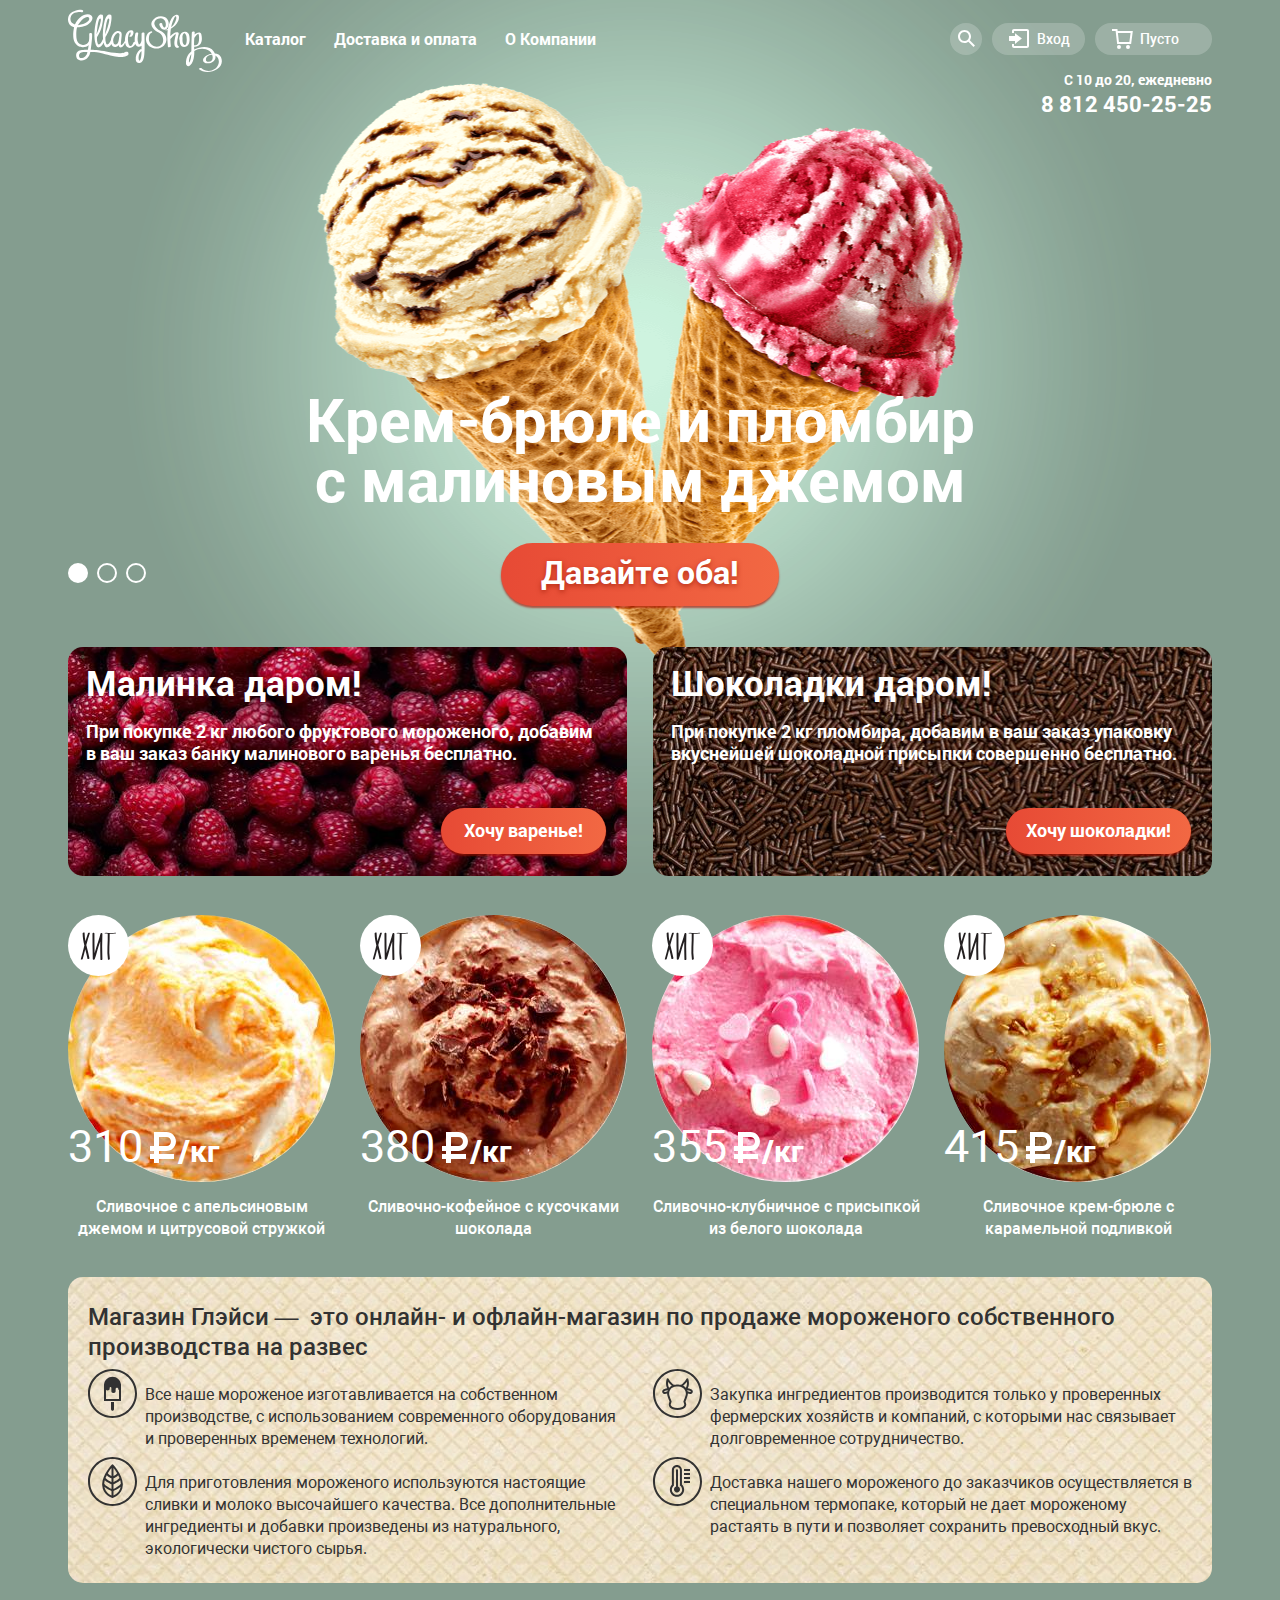
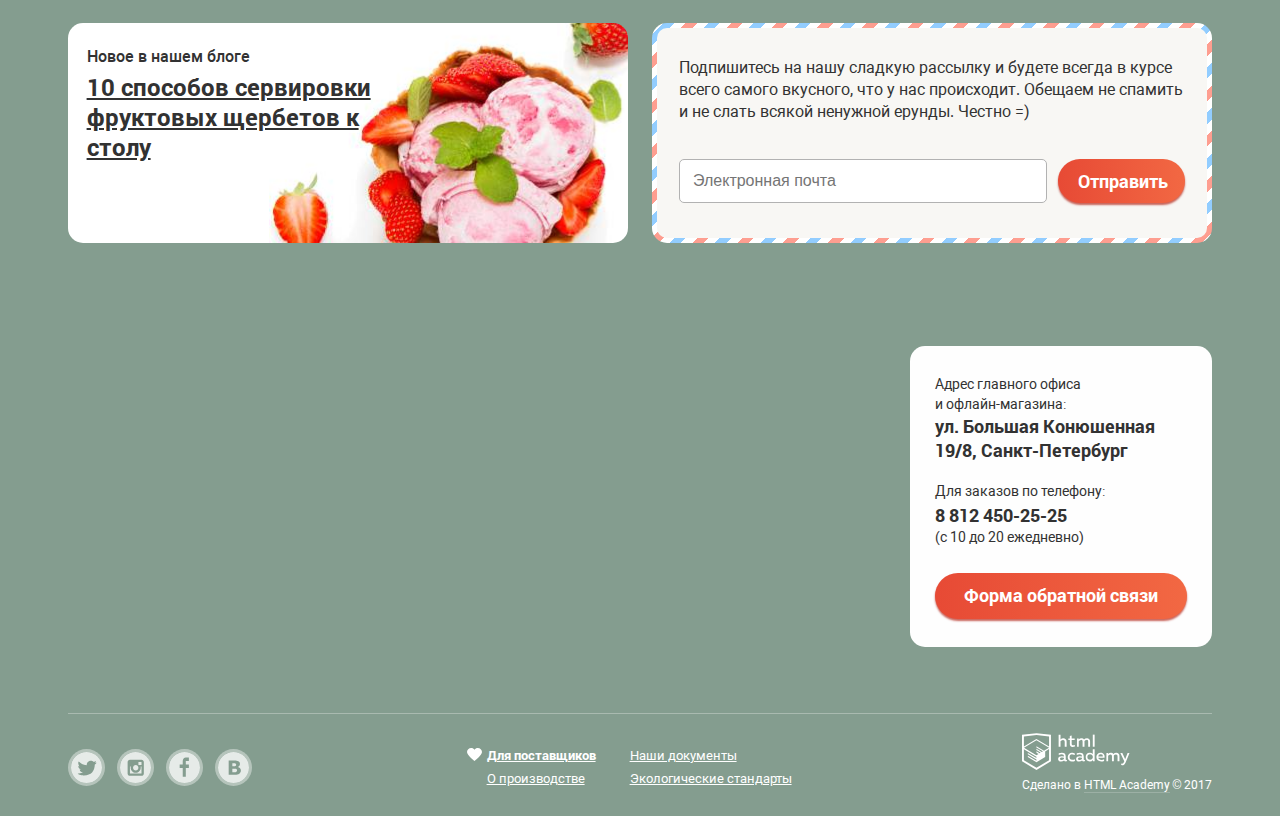
<file: index.html>
<!DOCTYPE html>
<html lang="ru">
  <head>
    <meta charset="utf-8">
    <title>HTML Academy: Глейси</title>
    <link rel="stylesheet" href="css/normalize.css">
    <link rel="stylesheet" href="css/style.css">
  </head>
  <body class="page">
   	<div class="centering">
    	<header class="main-header">
    	<div class="main-header_group">
			<h1 class="main-header_title visually-hidden">Глейси - магазин мороженого</h1>

			<a class="main-header_logo-link logo-link">
				<img src="img/svg/logo.svg" alt="Глейси - магазин мороженого" class="logo-link_img" width="154" height="64">
			</a>

			<nav class="main-header_main-navigation main-navigation">
				<ul class="main-navigation_list">
					<li class="main-navigation_item">
						<a href="#" class="main-navigation_link">Каталог</a>
						<ul class="main-navigation_submenu submenu-list">
							<li class="submenu-list_item">
								<a href="#" class="submenu-list_link submenu-list_link--accent">Новинки</a>
							</li>

							<li class="submenu-list_item">
								<a href="catalog.html" class="submenu-list_link">Сливочное</a>
							</li>

							<li class="submenu-list_item">
								<a href="#" class="submenu-list_link">Щербеты</a>
							</li>

							<li class="submenu-list_item">
								<a href="#" class="submenu-list_link">Фруктовый лед</a>
							</li>

							<li class="submenu-list_item">
								<a href="#" class="submenu-list_link">Мелорин</a>
							</li>
						</ul>
					</li>

					<li class="main-navigation_item">
						<a href="#" class="main-navigation_link">Доставка и оплата</a>
					</li>

					<li class="main-navigation_item">
						<a href="#" class="main-navigation_link">О Компании</a>
					</li>
				</ul>
			</nav>
    	</div>
    	
    	<div class="main-header_group">
			<div class="main-header_search">
				<a href="#" class="main-header_search-link"><span class="visually-hidden">Поиск</span></a>

				<form action="https://echo.htmlacademy.ru/" method="get" class="main-header_search-form search-form">
					<label for="search-form_field-search" class="search-form_label visually-hidden">Текст для поиска:</label>
					<input type="search" name="search" class="search-form_field" id="search-form_field-search" placeholder="Что ищем?" required>
					<input type="submit" class="btn search-form_btn visually-hidden" value="Найти">
				</form>
			</div>

			<div class="main-header_sign-in">
				<a href="#" class="main-header_sign-in-link">Вход</a>

				<form action="https://echo.htmlacademy.ru/" method="get" class="main-header_sign-in-form sign-in-form" name="sign-in_form">
					<label for="sign-in-form_field-name" class="visually-hidden">Ваш e-mail:</label>
					<input type="email" name="email" class="sign-in-form_field" id="sign-in-form_field-name" placeholder="Электронная почта" required>

					<label for="sign-in-form_field-password" class="visually-hidden">Ваш пароль:</label>
					<input type="password" name="password" class="sign-in-form_field" id="sign-in-form_field-password" placeholder="Пароль" required>

					<div class="sign-in-form_group">
						<input type="submit" class="btn sign-in-form_btn" value="Войти">

						<ul class="sign-in-form_help-list">
							<li class="sign-in-form_help-item"><a href="#" class="sign-in-form_help-link">Забыли пароль?</a></li>
							<li class="sign-in-form_help-item"><a href="#" class="sign-in-form_help-link">Новая регистрация</a></li>
						</ul>
					</div>
				</form>
			</div>

			<div class="main-header_basket basket basket--empty">
				<a href="#" class="basket_link" aria-label="Корзина">Пусто</a>

				<form action="https://echo.htmlacademy.ru/" method="get" class="basket_form basket_form--empty" name="basket_form">
					<ul class="basket_form-list ">
						
					</ul>

					<p class="basket_total">
						Итого: 
						<span class="basket_total-amount">0 руб.</span>
					</p>

					<input type="submit" value="Оформить заказ" class="btn basket_btn">
				</form>
			</div>
		</div>
	
    	<p class="main-header_contact-info">
    		<span class="main-header_working-time">С 10 до 20, ежедневно</span>
    		<span class="main-header_phone">8 812 450-25-25</span>
    	</p>
    </header>
	</div>
    
    <main class="main">
    	<div class="centering">
			<section class="stock-slider">
				<h2 class="stock-slider_title visually-hidden">Акция: 2 по цене 1</h2>

				<ul class="stock-slider_controls">
					<li class="stock-slider_control-item stock-slider_control-item--1 stock-slider_control-item--active" tabindex="0"></li>
					<li class="stock-slider_control-item stock-slider_control-item--2" tabindex="0"></li>
					<li class="stock-slider_control-item stock-slider_control-item--3" tabindex="0"></li>
				</ul>

				<ul class="stock-slider_slides-list">
					<li class="stock-slider_slide stock-slider_slide--1 stock-slider_slide--active">
						<h3 class="stock-slider_slide-title">Крем-брюле и пломбир с малиновым джемом</h3>
						<img src="img/stock/stock1.png" alt="Крем-брюле и пломбир с малиновым джемом" class="stock-slider_slide-img">
						<a href="#" class="btn btn--size-lage stock-slider_btn">Давайте оба!</a>
					</li>

					<li class="stock-slider_slide stock-slider_slide--2">
						<h3 class="stock-slider_slide-title">Шоколадный пломбир и лимонный сорбет</h3>
						<img src="img/stock/stock2.png" alt="Шоколадный пломбир и лимонный сорбет" class="stock-slider_slide-img">
						<a href="#" class="btn btn--size-lage stock-slider_btn">Давайте оба!</a>
					</li>

					<li class="stock-slider_slide stock-slider_slide--3">
						<h3 class="stock-slider_slide-title">Пломбир с помадкой и клубничный щербет</h3>
						<img src="img/stock/stock3.png" alt="Пломбир с помадкой и клубничный щербет" class="stock-slider_slide-img">
						<a href="#" class="btn btn--size-lage stock-slider_btn">Давайте оба!</a>
					</li>
				</ul>
			</section>

			<section class="stock-cards">
				<h2 class="stock-cards_title visually-hidden">Наши специальные предложения:</h2>
				<ul class="stock-cards_list">
					<li class="stock-cards_item stock-card stock-card--raspberries">
						<h3 class="stock-card_title">Малинка даром!</h3>
						<p class="stock-card_description">При покупке 2 кг любого фруктового мороженого, добавим в ваш заказ банку малинового варенья бесплатно.</p>

						<a href="#" class="btn stock-cards_btn">Хочу варенье!</a>
					</li>

					<li class="stock-cards_item stock-card stock-card--chocolates">
						<h3 class="stock-card_title">Шоколадки даром!</h3>
						<p class="stock-card_description">При покупке 2 кг пломбира, добавим в ваш заказ упаковку вкуснейшей шоколадной присыпки совершенно бесплатно.</p>

						<a href="#" class="btn stock-cards_btn">Хочу шоколадки!</a>
					</li>
				</ul>
			</section>

			<section class="products">
				<h2 class="products_title visually-hidden">Наши популярные товары</h2>
				<ul class="products_list">
					<li class="products_item product-card">
						<a href="#" class="product-card_link product-card_link--hit">
							<img src="img/catalog-ice/1.jpg" alt="Сливочное с апельсиновым джемом и цитрусовой стружкой" class="product-card_img">
							<div class="product-card_price">
								310
								<span class="product-card_measure">/кг</span>
							</div>
							<h3 class="product-card_name">Сливочное с апельсиновым джемом и цитрусовой стружкой</h3>
						</a>
						<div class="product-card_hover">
							<button class="btn btn--fast-view">Быстрый просмотр</button>
						</div>
					</li>

					<li class="products_item product-card">
						<a href="#" class="product-card_link product-card_link--hit">
							<img src="img/catalog-ice/2.jpg" alt="Сливочно-кофейное с кусочками шоколада" class="product-card_img">
							<div class="product-card_price">
								380
								<span class="product-card_measure">/кг</span>
							</div>
							<h3 class="product-card_name">Сливочно-кофейное с кусочками шоколада</h3>
						</a>
						<div class="product-card_hover">
						<button class="btn btn--fast-view">Быстрый просмотр</button>
						</div>
					</li>

					<li class="products_item product-card">
						<a href="#" class="product-card_link product-card_link--hit">
							<img src="img/catalog-ice/3.jpg" alt="Сливочно-клубничное с присыпкой из белого шоколада" class="product-card_img">
							<div class="product-card_price">
								355
								<span class="product-card_measure">/кг</span>
							</div>
							<h3 class="product-card_name">Сливочно-клубничное с присыпкой из белого шоколада</h3>
						</a>

						<div class="product-card_hover">
							<button class="btn btn--fast-view">Быстрый просмотр</button>
						</div>
					</li>

					<li class="products_item product-card">
						<a href="#" class="product-card_link product-card_link--hit">
							<img src="img/catalog-ice/4.jpg" alt="Сливочное крем-брюле с карамельной подливкой" class="product-card_img">
							<div class="product-card_price">
								415
								<span class="product-card_measure">/кг</span>
							</div>
							<h3 class="product-card_name">Сливочное крем-брюле с карамельной подливкой</h3>
						</a>
						<div class="product-card_hover">
						<button class="btn btn--fast-view">Быстрый просмотр</button>
						</div>
					</li>
				</ul>
			</section>

			<section class="features">
				<h2 class="features_title visually-hidden">Наши приемущества</h2>

				<dl class="features_intro">
					<dt class="features_intro-term">Магазин Глэйси &mdash; </dt>
					<dd class="features_intro-definition">это онлайн- и офлайн-магазин по продаже мороженого собственного производства на развес</dd>
				</dl>

				<ul class="features_list">
					<li class="features_item features_item--ice">
						Все наше мороженое изготавливается на собственном производстве, с использованием современного оборудования и проверенных временем технологий.
					</li>

					<li class="features_item features_item--prowiders">
						Закупка ингредиентов  производится только у проверенных фермерских хозяйств и компаний, с которыми нас связывает долговременное сотрудничество.
					</li>

					<li class="features_item features_item--ecology">
						Для приготовления мороженого используются настоящие сливки и молоко высочайшего качества. Все дополнительные ингредиенты и добавки произведены из натурального, экологически чистого сырья.
					</li>

					<li class="features_item features_item--temperature">
						Доставка нашего мороженого до заказчиков осуществляется в специальном термопаке, который не дает мороженому растаять в пути и позволяет сохранить превосходный вкус.
					</li>
				</ul>

			</section>

			<div class="news-and-subscription-container">
				<section class="news">
					<h2 class="news_title">Новое в нашем блоге</h2>
					<p class="news_info">
						<a href="#" class="news_link">10 способов сервировки фруктовых щербетов к столу</a>
					</p>
				</section>

				<section class="subscription">
					<div class="subscription_container">
						<h2 class="subscription_title visually-hidden">Подпишитесь на нас</h2>
						<p class="subscription_text">Подпишитесь на нашу сладкую рассылку и будете всегда в курсе всего самого вкусного, что у нас происходит. Обещаем не спамить и не слать всякой ненужной ерунды. Честно =) </p>
						<form action="https://echo.htmlacademy.ru/" class="subscription_form" name="subscription_form">
							<label for="subscription_field-email" class="subscription_email-label visually-hidden">Ваш e-mail:</label>

							<input type="email" name="email" id="subscription_field-email" class="subscription_field" placeholder="Электронная почта" required>

							<input type="submit" class="btn subscription_btn" value="Отправить">
						</form>
					</div>
				</section>
			</div>
    	</div>
    	
    	<section class="contacts">
    		<div class="centering contacts_centering">
    			<h2 class="contacts_title visually-hidden">Наши конакты</h2>
    		
    			<img src="img/map.png" alt="Магазин мороженого Глэйси - Большая Конюшенная 19/8, Санкт-Петербург" class="contacts_map contact_map--img">

    		
				<article class="contacts_card">
					<h3 class="contacts_title visually-hidden">Адрес и телефон</h3>
							
					<address class="contacts_item-address">
						Адрес главного офиса<br>
						и офлайн-магазина:<br>
						<b class="contacts_address">ул. Большая Конюшенная 19/8, Санкт-Петербург</b>
					</address>
					<p class="contacts_item-phone">
						Для заказов по телефону:<br>
						<b class="contacts_phone">8 812 450-25-25</b>
						(с 10 до 20 ежедневно)
					</p>
					<a href="#" class="btn contacts_btn">Форма обратной связи</a>
				</article>
			</div>
    		
    		<iframe class="contacts_map contacts_map--widget" src="https://www.google.com/maps/embed?pb=!1m18!1m12!1m3!1d1998.5991043651586!2d30.320894616097!3d59.938794181876254!2m3!1f0!2f0!3f0!3m2!1i1024!2i768!4f13.1!3m3!1m2!1s0x4696310fca5ba729%3A0xea9c53d4493c879f!2z0JHQvtC70YzRiNCw0Y8g0JrQvtC90Y7RiNC10L3QvdCw0Y8g0YPQuy4sIDE5LCDQodCw0L3QutGCLdCf0LXRgtC10YDQsdGD0YDQsywgMTkxMTg2!5e0!3m2!1sru!2sru!4v1509887807231" width="800" height="600" style="border:0"></iframe>
    		
    		
    	</section>
    </main>
    
    <div class="centering">
    	<footer class="main-footer">
    	<ul class="social-list">
    		<li class="social-list_item"><a href="#" class="social-list_link social-list_link--tw">
				<span class="visually-hidden">Мы в твиттере</span></a></li>
    		
    		<li class="social-list_item"><a href="#" class="social-list_link social-list_link--in">
				<span class="visually-hidden">Мы в инстаграме</span></a></li>
    		
    		<li class="social-list_item"><a href="#" class="social-list_link social-list_link--fb">
					<span class="visually-hidden">Мы в фэйсбуке</span></a></li>
    		
    		<li class="social-list_item"><a href="#" class="social-list_link social-list_link--vk">
				<span class="visually-hidden">Мы во вконтакте</span></a></li>
    	</ul>
    	
    	<ul class="other-info">
			<li class="other-info_item">
				<a href="#" class="other-info_link other-info_link--accent">Для поставщиков</a>
			</li>
			
			<li class="other-info_item">
				<a href="#" class="other-info_link">Наши документы</a>
			</li>
			
			<li class="other-info_item">
				<a href="#" class="other-info_link">О производстве</a>
			</li>			
			
			<li class="other-info_item">
   				<a href="#" class="other-info_link">Экологические стандарты</a>
   			</li>
    	</ul>
    	
    	<p class="copyright">
    		<a href="#https://htmlacademy.ru/intensive/htmlcss" class="copyright_link copyright_link--img">
    			<img src="img/svg/logo-htmlacademy-small.svg" alt="html academy" class="copyright_img" width="108" height="39">
    		</a>
    		
    		<span class="copyright_text">
    		Сделано в 
    		<a href="https://htmlacademy.ru/intensive/htmlcss" class="copyright_link copyright_link--text">HTML Academy</a>
    		© 2017</span>
    	</p>
    </footer>
	</div>
        
    <!--Start pop-up blocks-->
    <div class="pop-up">
    	<button class="pop-up_close"></button>
		<form action="https://echo.htmlacademy.ru/" class="feedback-form">
				<h3 class="feedback-form_title">Мы обязательно вам ответим!</h3>

				<label for="feedback-form_field-name" class="feedback-form_field-label visually-hidden">Ваше имя:</label>
				<input type="text" id="feedback-form_field-name" name="user-name" class="feedback-form_field" placeholder="Как вас зовут?" >

				<label for="feedback-form_field-email" class="feedback-form_field-label visually-hidden">Ваш e-mail:</label>
				<input type="email" id="feedback-form_field-email" name="email" class="feedback-form_field" placeholder="Ваша почта для ответа?" >

			<label for="feedback-form_field-message" class="feedback-form_field-label visually-hidden">Текст письма:</label>
			<textarea name="message" id="feedback-form_field-message" class="feedback-form_field feedback-form_field--message" placeholder="Напишите что-нибудь..." ></textarea>

			<input type="submit" class="btn feedback-form_btn">

		</form>
    </div>
    
    <div class="overlay"></div>
    
    <!--End pop-up blocks-->
	
	<script src="js/script.js">

	  </script>
  </body>
</html>
</file>
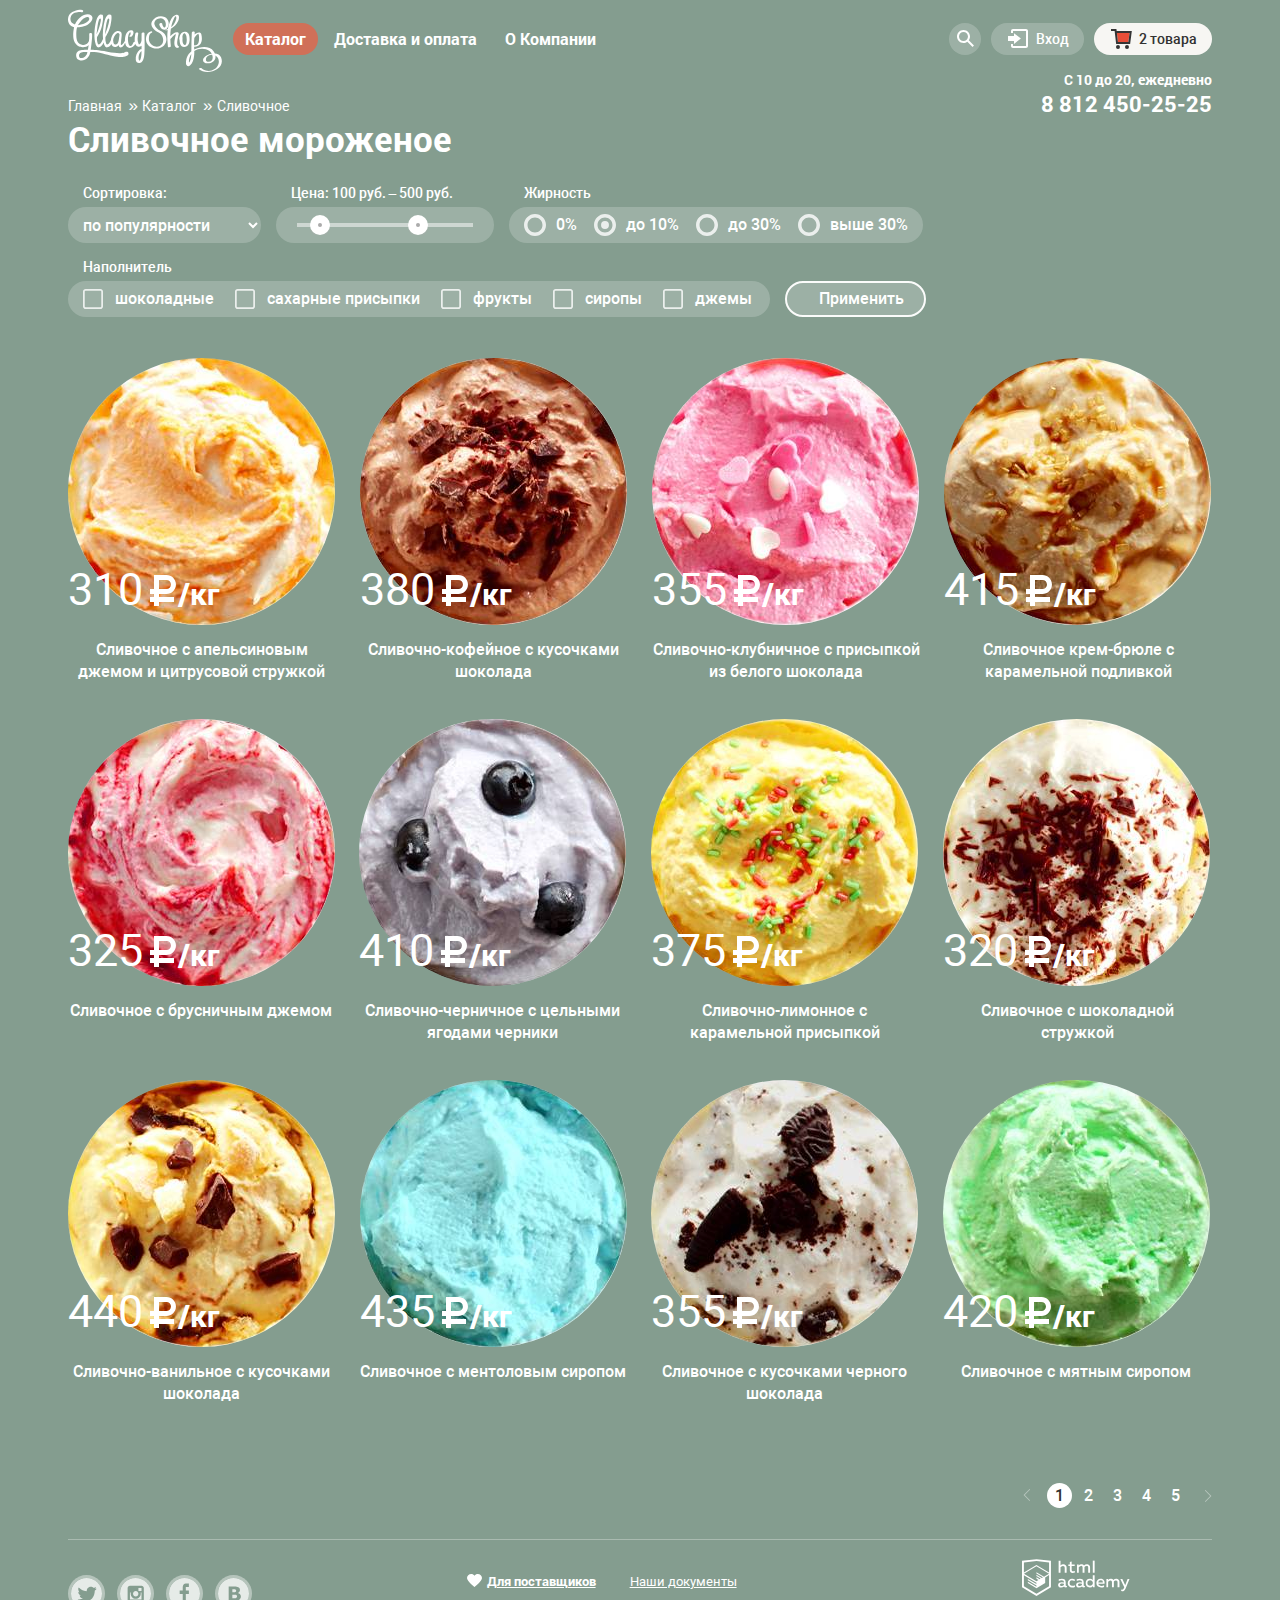
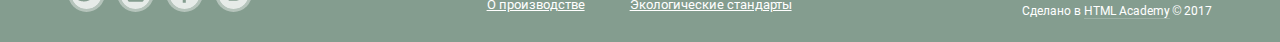
<file: catalog.html>
<!DOCTYPE html>
<html lang="ru">
  <head>
    <meta charset="utf-8">
    <title>HTML Academy: Глейси - каталог</title>
    <link rel="stylesheet" href="css/normalize.css">
    <link rel="stylesheet" href="css/style.css">
  </head>
  <body class="page centering">
    <header class="main-header">
    	<div class="main-header_group">
			<h1 class="main-header_title visually-hidden">Глейси - магазин мороженого</h1>

			<a href="index.html" class="main-header_logo-link logo-link">
				<img src="img/svg/logo.svg" alt="Глейси - магазин мороженого" class="logo-link_img" width="154" height="64">
			</a>

			<nav class="main-header_main-navigation main-navigation">
				<ul class="main-navigation_list">
					<li class="main-navigation_item">
						<a href="#" class="main-navigation_link main-navigation_link--active">Каталог</a>
						<ul class="main-navigation_submenu submenu-list">
							<li class="submenu-list_item">
								<a href="#" class="submenu-list_link submenu-list_link--accent">Новинки</a>
							</li>

							<li class="submenu-list_item">
								<a class="submenu-list_link submenu-list_link--active">Сливочное</a>
							</li>

							<li class="submenu-list_item">
								<a href="#" class="submenu-list_link">Щербеты</a>
							</li>

							<li class="submenu-list_item">
								<a href="#" class="submenu-list_link">Фруктовый лед</a>
							</li>

							<li class="submenu-list_item">
								<a href="#" class="submenu-list_link">Мелорин</a>
							</li>
						</ul>
					</li>

					<li class="main-navigation_item">
						<a href="#" class="main-navigation_link">Доставка и оплата</a>
					</li>

					<li class="main-navigation_item">
						<a href="#" class="main-navigation_link">О Компании</a>
					</li>
				</ul>
			</nav>
    	</div>
    	
    	<div class="main-header_group">
			<div class="main-header_search">
				<a href="#" class="main-header_search-link"><span class="visually-hidden">Поиск</span></a>

				<form action="https://echo.htmlacademy.ru/" method="get" class="main-header_search-form search-form">
					<label for="search-form_field-search" class="search-form_label visually-hidden">Текст для поиска:</label>
					<input type="search" name="search" class="search-form_field" id="search-form_field-search" placeholder="Что ищем?" required>
					<input type="submit" class="btn search-form_btn visually-hidden" value="Найти">
				</form>
			</div>

			<div class="main-header_sign-in">
				<a href="#" class="main-header_sign-in-link">Вход</a>

				<form action="https://echo.htmlacademy.ru/" method="get" class="main-header_sign-in-form sign-in-form" name="sign-in_form sign-in-form">
					<label for="sign-in-form_field-name" class="visually-hidden">Ваш e-mail:</label>
					<input type="email" name="email" class="sign-in-form_field" id="sign-in-form_field-name" placeholder="Электронная почта">

					<label for="sign-in-form_field-password" class="visually-hidden">Ваш пароль:</label>
					<input type="password" name="password" class="sign-in-form_field" id="sign-in-form_field-password" placeholder="Пароль">

					<div class="sign-in-form_group">
						<input type="submit" class="btn sign-in-form_btn" value="Войти">

						<ul class="sign-in-form_help-list">
							<li class="sign-in-form_help-item"><a href="#" class="sign-in-form_help-link">Забыли пароль?</a></li>
							<li class="sign-in-form_help-item"><a href="#" class="sign-in-form_help-link">Новая регистрация</a></li>
						</ul>
					</div>
				</form>
			</div>

			<div class="main-header_basket basket">
				<a href="#" class="basket_link basket_link--full" aria-label="Корзина">2 товара</a>

				<form action="https://echo.htmlacademy.ru/" method="get" class="basket_form" name="basket_form">
					<ul class="basket_form-list">
						<li class="basket_item">
							<button type="button" aria-label="Удалить позицию из корзины" class="basket_item-del"></button>
							<img src="img/catalog-ice/1.jpg" width="33" height="33" alt="Пломбир с апельсиновым джемом" class="basket_item-img">
							<p class="basket_item-name">Пломбир с апельсиновым джемом</p>
							<span class="basket_item-amount-of-product">1,5 кг</span>
							<span class="basket_item-price-for-one">200 руб.</span>
							<span class="basket_item-price">300 руб.</span>
						</li>

						<li class="basket_item">
							<button type="button" aria-label="Удалить позицию из корзины" class="basket_item-del"></button>
							<img src="img/catalog-ice/3.jpg" width="33" height="33" alt="Пломбир с апельсиновым джемом" class="basket_item-img">
							<p class="basket_item-name">Клубничный пломбир с присыпкой из белого шоколада</p>
							<span class="basket_item-amount-of-product">1,5 кг</span>
							<span class="basket_item-price-for-one">300 руб.</span>
							<span class="basket_item-price">450 руб.</span>
						</li>
					</ul>

					<p class="basket_total">
						Итого: 
						<span class="basket_total-amount">750 руб.</span>
					</p>

					<input type="submit" value="Оформить заказ" class="btn basket_btn">
				</form>
			</div>
		</div>
	
    	<p class="main-header_contact-info">
    		<span class="main-header_working-time">С 10 до 20, ежедневно</span>
    		<span class="main-header_phone">8 812 450-25-25</span>
    	</p>
    </header>
    
    <main class="main">
    	<header class="catalog-header">
    		<ul class="breadcrumbs">
				<li class="breadcrumbs-item">
					<a href="index.html" class="breadcrumbs-link">Главная</a>
				</li>
				
				<li class="breadcrumbs-item">
					<a href="#" class="breadcrumbs-link">Каталог</a>
				</li>
				
				<li class="breadcrumbs-item">
					<a class="breadcrumbs-link">Сливочное</a>
				</li>
			</ul>
    		
			<h2 class="catalog-page-header_title">Сливочное мороженое</h2>
    	</header>
    	
    	<section class="catalog-nav">
    		<h3 class="catalog-nav_title visually-hidden">Фильтр каталога</h3>
    		<form action="https://echo.htmlacademy.ru/" class="catalog-nav_filter-form" method="get">
				<fieldset class="catalog-nav_formgroup catalog-nav_formgroup--sort">
    					<legend class="catalog-nav_formgroup-title">Сортировка:</legend>
    					
    					<select name="sort" class="catalog-nav_item catalog-nav_sort">
    						<option class="catalog-nav_sorting-option" value="popular">по популярности</option>
    						<option class="catalog-nav_sorting-option"  value="price-inc">сначала недорогие</option>
    						<option class="catalog-nav_sorting-option"  value="popular-dec">сначала дорогие</option>
    						<option class="catalog-nav_sorting-option"  value="fat">по жирности</option>
    					</select>
    					
    			</fieldset>
    			
    			<fieldset class="catalog-nav_formgroup catalog-nav_formgroup--price">
    				<legend class="catalog-nav_formgroup-title">Цена: 
   					 	<span class="catalog-nav_price catalog-nav_price--from">100 руб.</span>
    					&ndash;
    					<span class="catalog-nav_price catalog-nav_price--from">500 руб.</span>
    				</legend>
						
					<p class="catalog-nav_item catalog-nav_price-multirange multirange">
						<label for="catalog-nav_price-from" class="multirange_flag multirange_flag--from" tabindex="0">От:</label>
						<input type="text" class="visually-hidden catalog-nav_price catalog-nav_price--from" id="catalog-nav_price-from" value="10 руб." tabindex="-1">
						<label for="catalog-nav_price-to" class="multirange_flag multirange_flag--to" tabindex="0">До:</label>
						<input type="text" class="visually-hidden catalog-nav_price catalog-nav_price--to" id="catalog-nav_price-to" value="1000 руб." tabindex="-1">	
					</p>
						
    			</fieldset>
    				
    			<fieldset class="catalog-nav_formgroup catalog-nav_formgroup--fat">
    				<legend class="catalog-nav_formgroup-title">Жирность</legend>
   					<div class="catalog-nav_item">
						<input type="radio" name="fat" value="0" class="catalog-nav_radio" id="catalog-nav_radio-fat-0">
    					<label class="catalog-nav_label catalog-nav_label--radio" for="catalog-nav_radio-fat-0" tabindex="0">0%</label>
    					
						<input type="radio" name="fat" value="<10" class="catalog-nav_radio" id="catalog-nav_radio-fat-10" checked>	
    					<label class="catalog-nav_label catalog-nav_label--radio" for="catalog-nav_radio-fat-10" tabindex="0">до 10%</label>
    					
						<input type="radio" name="fat" value="<30" class="catalog-nav_radio" id="catalog-nav_radio-fat-30">
    					<label class="catalog-nav_label catalog-nav_label--radio" for="catalog-nav_radio-fat-30" tabindex="0">до 30%</label>
    					
						<input type="radio" name="fat" value=">30" class="catalog-nav_radio" id="catalog-nav_radio-fat">
    					<label class="catalog-nav_label catalog-nav_label--radio" for="catalog-nav_radio-fat" tabindex="0">выше 30%</label>
					</div>
    			</fieldset>
    			
    			<fieldset class="catalog-nav_formgroup catalog-nav_formgroup--filler">
					<legend class="catalog-nav_formgroup-title">Наполнитель</legend>

					<div class="catalog-nav_item">
						<input type="checkbox" name="filler[]" value="chocolate" class="catalog-nav_checkbox" id="catalog-nav_checkbox-chocolate">
						<label class="catalog-nav_label catalog-nav_label--checkbox" for="catalog-nav_checkbox-chocolate" tabindex="0">шоколадные</label>
						
						<input type="checkbox" name="filler[]" value="sugar" class="catalog-nav_checkbox" id="catalog-nav_checkbox-sugar">
						<label class="catalog-nav_label catalog-nav_label--checkbox" for="catalog-nav_checkbox-sugar" tabindex="0">сахарные присыпки</label>
						
						<input type="checkbox" name="filler[]" value="fruit" class="catalog-nav_checkbox" id="catalog-nav_checkbox-fruit">
						<label class="catalog-nav_label catalog-nav_label--checkbox" for="catalog-nav_checkbox-fruit" tabindex="0">фрукты</label>
						
						<input type="checkbox" name="filler[]" value="syrup" class="catalog-nav_checkbox" id="catalog-nav_checkbox-syrup">
						<label class="catalog-nav_label catalog-nav_label--checkbox" for="catalog-nav_checkbox-syrup" tabindex="0">сиропы</label>
						
						<input type="checkbox" name="filler[]" value="jam" class="catalog-nav_checkbox" id="catalog-nav_checkbox-jam">
						<label class="catalog-nav_label catalog-nav_label--checkbox" for="catalog-nav_checkbox-jam" tabindex="0">джемы</label>
					</div>
    			</fieldset>
    				
    			<input type="submit" value="Применить" class="catalog-nav_item catalog-nav_submit">
    		</form>
    	</section>
    	
    	<section class="products">
    		<h2 class="products_title visually-hidden">Товары</h2>
    		
			<ul class="products_list">
				<li class="products_item product-card">
					<a href="#" class="product-card_link">
						<img src="img/catalog-ice/1.jpg" alt="Сливочное с апельсиновым джемом и цитрусовой стружкой" class="product-card_img">
						<div class="product-card_price">
							310
							<span class="product-card_measure">/кг</span>
						</div>
						
						<h3 class="product-card_name">Сливочное с апельсиновым джемом и цитрусовой стружкой</h3>
					</a>

					<div class="product-card_hover">
    					<button class="btn btn--fast-view">Быстрый просмотр</button>
    				</div>
				</li>

				<li class="products_item product-card">
					<a href="#" class="product-card_link">
						<img src="img/catalog-ice/2.jpg" alt="Сливочно-кофейное с кусочками шоколада" class="product-card_img">
						<div class="product-card_price">
							380
							<span class="product-card_measure">/кг</span>
						</div>
						
						<h3 class="product-card_name">Сливочно-кофейное с кусочками шоколада</h3>
					</a>

					<div class="product-card_hover">
						<button class="btn btn--fast-view">Быстрый просмотр</button>
					</div>
				</li>

				<li class="products_item product-card">
					<a href="#" class="product-card_link">
						<img src="img/catalog-ice/3.jpg" alt="Сливочно-клубничное с присыпкой из белого шоколада" class="product-card_img">
						<div class="product-card_price">
							355
							<span class="product-card_measure">/кг</span>
						</div>
						
						<h3 class="product-card_name">Сливочно-клубничное с присыпкой из белого шоколада</h3>
					</a>

					<div class="product-card_hover">
						<button class="btn btn--fast-view">Быстрый просмотр</button>
					</div>
				</li>

				<li class="products_item product-card">
					<a href="#" class="product-card_link">
						<img src="img/catalog-ice/4.jpg" alt="Сливочное крем-брюле с карамельной подливкой" class="product-card_img">
						<div class="product-card_price">
							415
							<span class="product-card_measure">/кг</span>
						</div>
						
						<h3 class="product-card_name">Сливочное крем-брюле с карамельной подливкой</h3>
					</a>

					<div class="product-card_hover">
						<button class="btn btn--fast-view">Быстрый просмотр</button>
					</div>
				</li>

				<li class="products_item product-card">
					<a href="#" class="product-card_link">
						<img src="img/catalog-ice/5.jpg" alt="Сливочное с брусничным джемом" class="product-card_img">
						<div class="product-card_price">
							325
							<span class="product-card_measure">/кг</span>
						</div>
						
						<h3 class="product-card_name">Сливочное с брусничным джемом</h3>
					</a>

					<div class="product-card_hover">
						<button class="btn btn--fast-view">Быстрый просмотр</button>
					</div>
				</li>

				<li class="products_item product-card">
					<a href="#" class="product-card_link">
						<img src="img/catalog-ice/6.jpg" alt="Сливочно-черничное с цельными ягодами черники" class="product-card_img">
						<div class="product-card_price">
							410
							<span class="product-card_measure">/кг</span>
						</div>
						
						<h3 class="product-card_name">Сливочно-черничное с цельными ягодами черники</h3>
					</a>

					<div class="product-card_hover">
						<button class="btn btn--fast-view">Быстрый просмотр</button>
					</div>
				</li>

				<li class="products_item product-card">
					<a href="#" class="product-card_link">
						<img src="img/catalog-ice/7.jpg" alt="Сливочно-лимонное с карамельной присыпкой" class="product-card_img">
						<div class="product-card_price">
							375
							<span class="product-card_measure">/кг</span>
						</div>
						
						<h3 class="product-card_name">Сливочно-лимонное с карамельной присыпкой</h3>
					</a>

					<div class="product-card_hover">
						<button class="btn btn--fast-view">Быстрый просмотр</button>
					</div>
				</li>

				<li class="products_item product-card">
					<a href="#" class="product-card_link">
						<img src="img/catalog-ice/8.jpg" alt="Сливочное с шоколадной стружкой" class="product-card_img">
						<div class="product-card_price">
							320
							<span class="product-card_measure">/кг</span>
						</div>
						
						<h3 class="product-card_name">Сливочное с шоколадной стружкой</h3>
					</a>

					<div class="product-card_hover">
						<button class="btn btn--fast-view">Быстрый просмотр</button>
					</div>
				</li>

				<li class="products_item product-card">
					<a href="#" class="product-card_link">
						<img src="img/catalog-ice/9.jpg" alt="Сливочно-ванильное с кусочками шоколада" class="product-card_img">
						<div class="product-card_price">
							440
							<span class="product-card_measure">/кг</span>
						</div>
						
						<h3 class="product-card_name">Сливочно-ванильное с кусочками шоколада</h3>
					</a>

					<div class="product-card_hover">
						<button class="btn btn--fast-view">Быстрый просмотр</button>
					</div>
				</li>

				<li class="products_item product-card">
					<a href="#" class="product-card_link">
						<img src="img/catalog-ice/10.jpg" alt="Сливочное с ментоловым сиропом" class="product-card_img">
						<div class="product-card_price">
							435
							<span class="product-card_measure">/кг</span>
						</div>
						
						<h3 class="product-card_name">Сливочное с ментоловым сиропом</h3>
					</a>

					<div class="product-card_hover">
						<button class="btn btn--fast-view">Быстрый просмотр</button>
					</div>
				</li>

				<li class="products_item product-card">
					<a href="#" class="product-card_link">
						<img src="img/catalog-ice/11.jpg" alt="Сливочное с кусочками черного шоколада" class="product-card_img">
						<div class="product-card_price">
							355
							<span class="product-card_measure">/кг</span>
						</div>
						
						<h3 class="product-card_name">Сливочное с кусочками черного шоколада</h3>
					</a>

					<div class="product-card_hover">
						<button class="btn btn--fast-view">Быстрый просмотр</button>
					</div>
				</li>

				<li class="products_item product-card">
					<a href="#" class="product-card_link">
						<img src="img/catalog-ice/12.jpg" alt="Сливочное с мятным сиропом" class="product-card_img">
						<div class="product-card_price">
							420
							<span class="product-card_measure">/кг</span>
						</div>
						
						<h3 class="product-card_name">Сливочное с мятным сиропом</h3>
					</a>

					<div class="product-card_hover">
						<button class="btn btn--fast-view">Быстрый просмотр</button>
					</div>
				</li>
			</ul>
   	
   			<div class="products_paginator">
				<a href="#" class="btn-paginator btn-paginator--back">Назад</a>

				<ul class="paginator-list">
					<li class="paginator-list_item"><a class="paginator-list_link paginator-list_link--active">1</a></li>
					<li class="paginator-list_item"><a href="#" class="paginator-list_link">2</a></li>
					<li class="paginator-list_item"><a href="#" class="paginator-list_link">3</a></li>
					<li class="paginator-list_item"><a href="#" class="paginator-list_link">4</a></li>
					<li class="paginator-list_item"><a href="#" class="paginator-list_link">5</a></li>
				</ul>

				<a href="#" class="btn-paginator btn-paginator--next">Вперед</a>
			</div>
    	
		</section>
    </main>
    
    <footer class="main-footer">
    	<ul class="social-list">
    		<li class="social-list_item"><a href="#" class="social-list_link social-list_link--tw">
				<span class="visually-hidden">Мы в твиттере</span></a></li>
    		
    		<li class="social-list_item"><a href="#" class="social-list_link social-list_link--in">
				<span class="visually-hidden">Мы в инстаграме</span></a></li>
    		
    		<li class="social-list_item"><a href="#" class="social-list_link social-list_link--fb">
					<span class="visually-hidden">Мы в фэйсбуке</span></a></li>
    		
    		<li class="social-list_item"><a href="#" class="social-list_link social-list_link--vk">
				<span class="visually-hidden">Мы во вконтакте</span></a></li>
    	</ul>
    	
    	<ul class="other-info">
			<li class="other-info_item">
				<a href="#" class="other-info_link other-info_link--accent">Для поставщиков</a>
			</li>
			
			<li class="other-info_item">
				<a href="#" class="other-info_link">Наши документы</a>
			</li>
			
			<li class="other-info_item">
				<a href="#" class="other-info_link">О производстве</a>
			</li>
			
			<li class="other-info_item">
   				<a href="#" class="other-info_link">Экологические стандарты</a>
   			</li>
    	</ul>
    	
    	<p class="copyright">
    		<a href="https://htmlacademy.ru/intensive/htmlcss" class="copyright_link copyright_link--img">
    			<img src="img/svg/logo-htmlacademy-small.svg" alt="html academy" class="copyright_img" width="108" height="39">
    		</a>
    		
    		<span class="copyright_text">
    		Сделано в 
    		<a href="https://htmlacademy.ru/intensive/htmlcss" class="copyright_link copyright_link--text">HTML Academy</a>
    		© 2017</span>
    	</p>
    </footer>

  </body>
</html>
</file>
<file: css/style.css>
/******************* @ *******************/

@font-face {
    font-family: "Roboto";
    src: url("../fonts/roboto.woff2") format("woff2");
    font-weight: 400; /* regular */
    font-style: normal;
}

@font-face {
    font-family: "Roboto";
    src: url("../fonts/robotobold.woff2") format("woff2");
    font-weight: 700; /* bold */
    font-style: normal;
}

@font-face {
    font-family: "Roboto";
    src: url("../fonts/robotomedium.woff2") format("woff2");
    font-weight: 500; /* medium */
    font-style: normal;
}

@keyframes bum {
	to {
		opacity: 1;
	}
}

@keyframes popup-error {
	20%, 60% {
		transform: rotate(10deg);
	}
	
	40%, 80% {
		transform: rotate(-10deg);
	}
}
/******************** base style *****************/
html { box-sizing: border-box;}
*, *::before, *::after { box-sizing: inherit; }

.visually-hidden {
	position: absolute;
	overflow: hidden;
	clip: rect(0 0 0 0);
	height: 1px;
	width: 1px;
	margin: -1px;
	padding: 0;
	border: 0;
}

.page {
	margin: 0;
	padding: 0;
	background-color: #849d8f;
}

.centering {
	max-width: 1200px;
	min-width: 900px;
	margin: 0 auto;
}


.btn {
	display: inline-block;
	padding: 10px 20px 12px 20px;
	border: none;
	border-radius: 23px;
	
	font-family: Roboto, Arial, sans-serif;
	font-weight: bold;
	font-size: 18px;
	line-height: 24px;
	color: #fff;
	text-align: center;
	background-color: #e74a35;
	background-image: linear-gradient( 
		90deg, 
		#e74a35 0%, 
		#f26843 100%);
	box-shadow: 0px 2px 2px 0px rgba(172, 16, 0, 0.64);
	text-decoration: none;
}

.btn:hover,
.btn:focus {
	box-shadow: 0px 2px 2px 0px rgba(172, 16, 0, 1);
	background-image: linear-gradient( 90deg, #f58669 0%, #ec6f5e 100%);
}

.btn:active {
	box-shadow: inset 0px 2px 2px 0px rgba(148, 39, 24, 1);
	background-image: linear-gradient( 90deg, #d74632 0%, #e1613e 100%);
}


/******************** header *****************/

.main-header {
	display: flex;
	position: relative;
	justify-content: space-between;
	z-index: 100;
	margin: 0 2.3%;
	padding-top: 9px;
}

.main-header_group {
	display: flex;
	align-items: center;
}

.main-header_logo-link {
	margin-right: 11px;
}

.logo-link_img {
	display: block;
}

/***********  main menu  **********/

.main-navigation_list {
	display: flex;
	margin: 0;
	padding-left: 0;
}

.main-navigation_item {
	display: block;
	position: relative;
	list-style: none;
	height: 37px;
	padding-bottom: 5px;
}

.main-navigation_item:not(:last-child) {
	margin-right: 4px;
}

.main-navigation_link {
	border: none;
	display: block;
	margin: 0;
	padding: 0 12px;
	border-radius: 16px;
	
	font-family: Roboto, Arial, sans-serif;
	font-size: 16px;
	line-height: 32px;
	font-weight: bold;
	color: #fff;
	text-decoration: none;
}

.main-navigation_link:hover,
.main-navigation_link:focus,
.main-navigation_item:hover .main-navigation_link,
.main-navigation_item:focus .main-navigation_link {
	background-color: #f7f6f3;
	color: #000;
}


.main-navigation_link:active {
	box-shadow: inset 0px 2px 1px 0px rgba(105, 105, 105, 1);
}

.main-navigation_link--active {
	color: #fff;
	background-color: #d07058;
}

.main-navigation_item:hover .main-navigation_submenu,
.main-navigation_item:focus .main-navigation_submenu,
.main-navigation_item:focus-within  .main-navigation_submenu {
	display: block;
}

.main-navigation_submenu {
	display: none;
	position: absolute;
	bottom: 0;
	left: -7px;
	transform: translateY(100%);
	min-width: 143px;
	border-radius: 5px;
	margin: 0;
	padding-left: 0;
	
	list-style: none;
	background-color: #f8f7f4;
}

.submenu-list_link {
	display: block;
	padding: 0 20px;
	margin: 5px 0;
	font-family: Roboto, Arial, sans-serif;
	font-size: 14px;
	line-height: 28px;
	font-weight: normal;
	color: #323232;
	text-decoration: none;
}

.submenu-list_link:hover,
.submenu-list_link:focus {
	background-color: #fbded7;
}

.submenu-list_link:active {
	background-color: #f6b5a5;
}

.submenu-list_link--active,
.submenu-list_link--active:hover,
.submenu-list_link--active:focus,
.submenu-list_link--active:active {
	background-color: #d07058;
	color: #fff;
}

.submenu-list_link--active,
.submenu-list_link--active:hover,
.submenu-list_link--active:focus {
	background-color: #d07058;
	color: #fff;
}

.submenu-list_link--accent {
	display: block;
	position: relative;
	padding-bottom: 3px;
	
	font-family: Roboto, Arial, sans-serif;
	font-size: 14px;
	line-height: 25px;
	font-weight: bold;
	color: #323232;
	text-decoration: none;
}

.submenu-list_link--accent::after {
	content: "";
	display: block;
	position: absolute;
	width: 90%;
	height: 2px;
	left: 5%;
	bottom: 0;
	border-bottom: 1px solid rgba(0, 0, 0, 0.2);
}

/**************  search  **************/

.main-header_search {
	margin-left: 10px;
	position: relative;
	padding-bottom: 5px;
	min-width: 32px;
}

.main-header_search-link {
	display: block;
	width: 32px;
	height: 32px;
	border-radius: 50%;
	background-color: rgba(255, 255, 255, 0.2);
	background-image: url(../img/svg/loupe.svg);
	background-repeat: no-repeat;
	background-position: center center;
	
	line-height: 32px;
	font-family: Roboto, Arial, sans-serif;
	font-size: 14px;
	font-weight: 500;
	color: #fff;
	text-decoration: none;
}

.main-header_search-link:hover,
.main-header_search-link:focus,
.main-header_search:hover .main-header_search-link,
.main-header_search:focus .main-header_search-link{
	background-image: url(../img/svg/loupe-black.svg);
	background-color: #f7f6f3;
	color: #000;
}

.main-header_search:hover .main-header_search-form,
.main-header_search:focus .main-header_search-form,
.main-header_search:focus-within .main-header_search-form{
	display: block;
}

.main-header_search-form {
	display: none;
	position: absolute;
	padding: 20px 15px;
	width: 341px;
	bottom: 0;
	right: 0;
	transform: translateY(100%);
	margin: 0;
	
	border-radius: 5px;
	background-color: #f8f7f4;
	z-index: 100;
}

.search-form_field {
	width: 100%;
	border: 1px solid #b2b2b2;
	border-radius: 5px;
	padding: 10px 15px;
	
	line-height: 24px;
}


.search-form_field:hover {
	box-shadow: 0 0 0 1px #9a9a9a;
}

.search-form_field:focus {
	outline: none;
	box-shadow: 0 0 0 1px #2e88e4;
}

/********** sign-in **********/

.main-header_sign-in {
	margin-left: 10px;
	position: relative;
	padding-bottom: 5px;
	min-width: 92px;
}

.main-header_sign-in-link {
	display: block;
	height: 32px;
	border-radius: 16px;
	background-color: rgba(255, 255, 255, 0.2);
	background-image: url(../img/svg/sign-in.svg);
	background-repeat: no-repeat;
	background-position: 17px center;
	padding-left: 45px;
	padding-right: 15px;
	
	line-height: 32px;
	font-family: Roboto, Arial, sans-serif;
	font-size: 14px;
	font-weight: 500;
	color: #fff;
	text-decoration: none;
}

.main-header_sign-in-link:hover,
.main-header_sign-in-link:focus,
.main-header_sign-in:hover .main-header_sign-in-link,
.main-header_sign-in:focus .main-header_sign-in-link {
	background-image: url(../img/svg/sign-in--black.svg);
	background-color: #f7f6f3;
	color: #000;
}

.main-header_sign-in:hover .main-header_sign-in-form,
.main-header_sign-in:focus .main-header_sign-in-form,
.main-header_sign-in:focus-within .main-header_sign-in-form {
	display: block;
}

.main-header_sign-in-form {
	display: none;
	position: absolute;
	padding: 20px 20px;
	width: 277px;
	bottom: 0;
	right: 0;
	transform: translateY(100%);
	
	border-radius: 5px;
	background-color: #f8f7f4;
	z-index: 100;
}

.sign-in-form_group {
	display: flex;
	justify-content: space-between;
}

.sign-in-form_field {
	width: 100%;
	border: 1px solid #b2b2b2;
	border-radius: 5px;
	padding: 10px 15px;
	margin: 0;
	margin-bottom: 20px;
	
	line-height: 24px;
	font-family: Roboto, Arial, sans-serif;
	color: #323232;
}

.sign-in-form_field:hover {
	box-shadow: 0 0 0 1px #9a9a9a;
}

.sign-in-form_field:focus {
	outline: none;
	box-shadow: 0 0 0 1px #2e88e4;
}

.sign-in-form_help-list {
	margin: 0;
	padding-left: 0;
	list-style: none;
}

.sign-in-form_help-link {
	font-family: Roboto, Arial, sans-serif;
	font-weight: normal;
	font-size: 13px;
	line-height: 24px;
	color: #323232;
	text-decoration: none;
	border-bottom: 1px solid rgba(32, 32, 32, 0.3);
}

.sign-in-form_help-link:hover,
.sign-in-form_help-link:focus,
.sign-in-form_help-link:active {
	color: #e84d37;
	border-bottom: 1px solid #e84d37;
}

/***********  basket  **********/

.main-header_basket {
	position: relative;
	margin-left: 10px;
	padding-bottom: 5px;
	min-width: 117px;
}

.basket--empty .basket_form {
	visibility: hidden;
}

.basket_link {
	display: block;
	height: 32px;

	border-radius: 16px;
	background-color: rgba(255, 255, 255, 0.2);
	background-image: url(../img/svg/basket.svg);
	background-repeat: no-repeat;
	background-position: 17px center;
	padding-left: 45px;
	padding-right: 15px;
	
	line-height: 32px;
	font-family: Roboto, Arial, sans-serif;
	font-size: 14px;
	font-weight: 500;
	color: #fff;
	text-decoration: none;
}

.basket_link--full {
	background-color: #f7f6f3;
	color: #323232;
	background-image: url(../img/svg/basket-color.svg);
}

.basket_link:hover,
.basket_link:focus,
.main-header_basket:hover .basket_link,
.main-header_basket:focus .basket_link {
	background-image: url(../img/svg/basket-color.svg);
	background-color: #f7f6f3;
	color: #000;
}

.main-header_basket:hover .basket_form,
.main-header_basket:focus .basket_form,
.main-header_basket:focus-within .basket_form {
	display: flex;
	flex-direction: column;
	justify-content: center;
}

.basket_form {
	display: none;
	position: absolute;
	padding: 10px 15px 20px 15px;
	width: 539px;
	bottom: 0;
	right: 0;
	transform: translateY(100%);
	
	border-radius: 5px;
	background-color: #f8f7f4;
	z-index: 100;
}

.basket_form-list {
	margin: 0;
	padding-left: 0;
	padding-bottom: 3px;
	list-style: none;
	border-bottom: 1px solid #cacac7;
}

.basket_item {
	display: flex;
	align-items: center;
	justify-content: space-between;
	height: 54px;
	
	
	font-family: Roboto, Arial, sans-serif;
	font-weight: normal;
	font-size: 13px;
	line-height: 16px;
	color: #323232;
}

.basket_item-del {
	display: block;
	width: 11px;
	height: 11px;
	padding: 0;
	border: none;
	background-color: transparent;
	background-image: url("../img/svg/x-small.svg");
	margin: 0 9px 0 6px;
	cursor: pointer;
}

.basket_item-img {
	display: block;
	width: 33px;
	height: 33px;
	margin-right: 12px;
}

.basket_item-name {
	display: block;
	width: 250px;
	margin: 0;
	margin-right: auto;
}

.basket_item-amount-of-product::after {
	content: "×";
}

.basket_item-price-for-one {
	color: #999;
}

.basket_item-price {
	margin-left: 15px;
}

.basket_total {
	margin: 15px 0;
	align-self: flex-end;
	
	font-family: Roboto, Arial, sans-serif;
	font-weight: bold;
	font-size: 15px;
	line-height: 18px;
	color: #323232;
}

.basket_btn {
	align-self: flex-end;
}

/*********  contact info  ********/

.main-header_contact-info {
	position: absolute;
	margin: 0;
	right: 0;
	bottom: -45px;
	width: 200px;
	text-align: right;
}

.main-header_working-time {
	display: block;
	
	font-family: Roboto, Arial, sans-serif;
	font-size: 14px;
	line-height: 16px;
	font-weight: bold;
	color: #fff;
}

.main-header_phone {
	display: block;
	margin-top: 4px;
	margin-bottom: 2px;
	
	font-family: Roboto, Arial, sans-serif;
	font-size: 22px;
	line-height: 24px;
	font-weight: bold;
	color: #fff;
}

/*********************** stock slider **************************/
.stock-slider {
	height: 881px;
	margin-top: -73px;
	z-index: 0;
  	position: relative;
}

.stock-slider_controls {
	display: flex;
  	position: absolute;
	left: 2.3%;
	top: 563px;
	list-style: none;
	margin: 0;
	padding: 0;
	z-index: 100;
}

.stock-slider_control-item {
	display: block;
	width: 20px;
	height: 20px;
	border: 2px solid #fff;
	border-radius: 50%;
	margin-right: 9px;
	cursor: pointer;
}

.stock-slider_control-item:hover,
.stock-slider_control-item:focus {
	background-color: rgba(255, 255, 255, 0.4);
}

.stock-slider_control-item--active,
.stock-slider_control-item--active:hover,
.stock-slider_control-item--active:focus {
	background-color: #fff;
}

.stock-slider_slides-list {
	list-style: none;
	margin: 0;
	padding-left: 0;
	height: inherit;
	z-index: 5;
}

.stock-slider_slide {
	position: relative;
	overflow: hidden;
	height: inherit;
	display: none;
}

.stock-slider_slide--active {
	display: block;
}

.stock-slider_slide-title {
	width: 700px;
	position: absolute;
	top: 389px;
	left: 50%;
	transform: translateX(-50%);
	margin: 0;
	
	font-size: 60px;
	font-family: Roboto, Arial, sans-serif;
	color: #fff;
	line-height: 60px;
	text-align: center;
}

.stock-slider_slide-img {
	display: block;
	margin: 0 auto;
	position: absolute;
	top: 0;
	left: 50%;
	transform: translateX(-50%);
	z-index: -1;
}

.btn--size-lage {
	font-size: 32px;
	line-height: 44px;
	padding: 7px 40px 12px 40px;
	border-radius: 32px;
	text-shadow: 0px 2px 5px rgba(160, 32, 11, 0.76);
}

.stock-slider_btn {
	position: absolute;
	top: 543px;
	left: 50%;
	transform: translateX(-50%);
	z-index: 1;
}

/***********************  stock cards   *************************/

.stock-cards {
	transform: translateY(-234px);
	margin: 0 2.3%;
	margin-bottom: -195px;
}

.stock-cards_list {
	display: flex;
	list-style: none;
	justify-content: center;
	padding: 0; 
	margin: 0;
}

.stock-cards_item {
	width: 100%;
}

.stock-cards_item:not(:last-child) {
	margin-right: 2.2%;
}

.stock-card {
	display: flex;
	min-height: 229px;
	flex-direction: column;
	padding-top: 15px;
	padding-bottom: 14px;
	padding-left: 18px;
	padding-right: 21px;
	border-radius: 15px;
}

.stock-card_title {
	margin: 0;
	margin-bottom: 17px;
	
	font-family: Roboto, Arial, sans-serif;
	font-weight: bold;
	font-size: 35px;
	line-height: 41px;
	color: #fff;
}

.stock-card_description {
	margin: 0;
	margin-bottom: 44px;
	
	font-family: Roboto, Arial, sans-serif;
	font-weight: bold;
	font-size: 18px;
	line-height: 22px;
	color: #fff;
}

.stock-cards_btn {
	align-self: flex-end;
	padding-left: 20px;
	padding-right: 20px;
	min-width: 165px;
}

.stock-card--raspberries {
	background: url("../img/bg/rb.jpg") no-repeat #901831;
	background-size: cover;
}

.stock-card--chocolates {
	background: url("../img/bg/choco.jpg") no-repeat #41271b;
	background-size: cover;
}

/********************    hit poducts      **********************/

.products {
	display: flex;
	flex-direction: column;
	align-items: center;
	
	margin: 0 2.3%;
	margin-bottom: 0px;
}

.products_list {
	display: flex;
	list-style: none;
	margin: 0;
	padding: 0;
	flex-wrap: wrap;
}

.products_item {
	max-width: 23.4259%;
}

.products_item:not(:nth-child(4n)) {
	margin-right: 2.0988%;
}

.product-card {
	position: relative;
/*	min-height: 350px;*/
	margin-bottom: 28px;
}

.product-card_hover {
	display: none;
	flex-direction: column;
	align-items: center;
	justify-content: flex-end;
	box-sizing: content-box;
	position: absolute;
	
	
/*	Резиновые падинги*/
	padding: 6px 4.954%;
	padding-bottom: 14px;
	top: -6px;
	left: -4.954%;
	
/*	Фиксированные падинги
	padding: 6px 14px;
	padding-bottom: 22px;
	top: -6px;
	left: -14px;
*/
	
	width: 100%;
	height: calc(100% + 50px);
	
	border-radius: 5px;
	background-color: rgba(255, 255, 255, 0.2);
	box-shadow: 0px 20px 20px 0px rgba(0, 0, 0, 0.4);
	z-index: 5;
}

.product-card:hover,
.product-card:focus {
	z-index: 20;
}

.product-card:hover .product-card_hover,
.product-card:focus .product-card_hover{
	display: flex;
}

.product-card_link {
	display: block;
	position: relative;
	text-decoration: none;
	z-index: 10;
}

.product-card_link--hit::after {
	content: "";
	display: block;
	position: absolute;
	top: 0;
	left: 0;
	width: 61px;
	height: 61px;
	background: url(../img/svg/hit.svg) no-repeat center center;
}

.product-card_img {
	display: block;
	border-radius: 50%;
	margin: 0;
	margin-bottom: -60px;
	max-width: 100%;
	height: auto;
}

.product-card_name {
	margin-top: 0;
	margin-bottom: 8px;
	font-family: Roboto, Arial, sans-serif;
	font-size: 16px;
	font-weight: 500;
	line-height: 22px;
	color: #fff;
	text-align: center;
}

.product-card_price {
	display: flex;
	align-items: baseline;
	margin-bottom: 20px;

	font-family: Roboto, Arial, sans-serif;
	font-weight: normal;
	font-size: 45px;
	line-height: 50px;
	color: #fff;
	word-spacing: -5px;
}

.product-card_measure {
	display: inline-block;
	position: relative;
	padding-left: 35px;
	font-family: Roboto, Arial, sans-serif;
	font-weight: bold;
	font-size: 30px;
	line-height: 50px;
	color: #fff;
}

.product-card_measure::before {
	content: "";
	display: block;
	position: absolute;
	left: 5px;
	top: 5px;
	width: 30px;
	height: 35px;
	background: url(../img/svg/ruble.svg) no-repeat left bottom;
	
}

.btn--fast-view {
	display: block;
	padding-left: 15px;
	padding-right: 15px;
	margin-bottom: 6px;
	cursor: pointer;
/*
	bottom: 22px;
	left: 50%;
	transform: translateX(-50%);
	width: 200px;
*/

}

/******************  features   ************************/


.features {
	padding: 25px 20px;
	padding-bottom: 0;
	border-radius: 15px;
	margin: 0 2.3%;
	margin-bottom: 40px;
	margin-top: 1px;
	min-height: 306px;
	background: url("../img/bg/wafer.jpg") repeat #eaddc1;
}

.features_intro {
	margin: 0;
	margin-bottom: 22px;
	
	font-family: Roboto, Arial, sans-serif;
	font-weight: 500;
	font-size: 24px;
	line-height: 30px;
	color: #323232;
}

.features_intro-term {
	display: inline;
}

.features_intro-definition {
	display: inline;
	margin-left: 5px;
}

.features_list {
	list-style: none;
	margin: 0;
	padding: 0;
	display: flex;
	flex-wrap: wrap;
	justify-content: space-between;
}

.features_item {
	width: 48.846%;
	flex-shrink: 1;
	margin-bottom: 22px;
	padding-left: 57px;
	position: relative;
	
	font-family: Roboto, Arial, sans-serif;
	font-weight: normal;
	font-size: 16px;
	line-height: 22px;
	color: #323232
}

.features_item:nth-child(2n) {
	margin-left: 2.306%;
}

.features_item::after {
	content: "";
	display: block;
	width: 49px;
	height: 49px;
	position: absolute;
	left: 0;
	top: -15px;
}

.features_item--ice::after {
	background-image: url("../img/svg/ice.svg");
}

.features_item--prowiders::after {
	background-image: url("../img/svg/cow.svg");
}

.features_item--ecology::after {
	background-image: url("../img/svg/leaf.svg");
}

.features_item--temperature::after{
	background-image: url("../img/svg/thermometer.svg");
}

/************** news and subscription *****************/

.news-and-subscription-container {
	display: flex;
	margin: 0 2.3%;
	margin-bottom: 40px;
}

.news {
	width: 48.9506%;
	border-radius: 15px;
	margin-right: 2.0988%;
	min-height: 220px;
	padding: 23px 19px;
	
	background: url("../img/bg/news-bg.jpg") no-repeat  #fff;
	background-position: 115% 20%;
}

.news_title {
	display: inline-block;
	margin: 0;
	margin-bottom: 4px;
	
	font-family: Roboto, Arial, sans-serif;
	font-weight: 500;
	font-size: 16px;
	line-height: 22px;
	color: #323232;
	
	background-color: #fff;
}

.news_info {
	margin: 0;
	max-width: 300px;
}

.news_link {	
	font-family: Roboto, Arial, sans-serif;
	font-weight: bold;
	font-size: 24px;
	line-height: 30px;
	color: #323232;
	background-color: rgba(255, 255, 255, 0.8);
}

.news_link:hover,
.news_link:focus,
.news_link:active{
	color: #e84d37;
}

.subscription {
	width: 48.9506%;
	border-radius: 15px;
	min-height: 220px;
	background-color: #92cdff;
	background: url("../img/svg/post.svg") no-repeat center/cover;
 	background: repeating-linear-gradient(
		135deg, 
		#ffffff 0px, 
		#ffffff 8px, #92cdff 8px, 
		#92cdff 16px, #ffffff 16px, 
		#ffffff 24px, #fe9e90 24px, 
		#fe9e90 32px);
}

.subscription_container {
	display: flex;
	flex-direction: column;
	justify-content: space-between;
	height: 100%;
	border: 5px solid transparent;
	border-radius: 15px;
	padding: 29px 22px;
	padding-bottom: 25px;
	
	background-color: #f8f7f4;
	background-clip: padding-box;
}

.subscription_text {
	font-family: Roboto, Arial, sans-serif;
	font-weight: normal;
	font-size: 16px;
	line-height: 22px;
	color: #323232;
	margin: 0 0 10px 0;
}

.subscription_form {
	display: flex;
	margin-bottom: 10px;
	height: 44px;
}

.subscription_field {
	border: 1px solid #b2b2b2;
	border-radius: 5px;
	line-height: 44px;
	padding: 0 13px;
	width: 100%;
	margin-right: 11px;
}

.subscription_field:hover {
	box-shadow: 0 0 0 1px #9a9a9a;
}

.subscription_field:focus {
	outline: none;
	box-shadow: 0 0 0 1px #2e88e4;
}

.subscription_btn {
	width: 127px;
	cursor: pointer;
}

/************ contacts **************/

.contacts {
	height: 430px;
	overflow: hidden;
	position: relative;
}

.contacts_centering {
	position: relative;
	height: inherit;
}

.contacts_map {
width: 100%;
}
.contact_map--img {
	display: block;
	margin: 0 auto;
	max-width: 1200px;
	min-width: 900px;
	transform: translateY(-17%);
}

.contacts_map--widget {
	display: block;
	position: absolute;
	top: 0;
	left: 50%;
	transform: translateX(-50%);
}

.contacts_card {
	width: 302px;
	position: absolute;
	top: 63px;
	right: 2.3%;
	border-radius: 15px;
	padding: 28px 25px;
	background-color: #fefefe;
	z-index: 1;
}

.contacts_item-address {
	margin-top: 0;
	margin-bottom: 19px;
	
	font-family: Roboto, Arial, sans-serif;
	font-weight: normal;
	font-size: 14px;
	line-height: 20px;
	color: #323232;
	font-style: normal;
}

.contacts_item-phone {
	margin-top: 0;
	margin-bottom: 26px;
	
	font-family: Roboto, Arial, sans-serif;
	font-weight: normal;
	font-size: 14px;
	line-height: 20px;
	color: #323232;
	font-style: normal;
}

.contacts_address,
.contacts_phone {
	font-family: Roboto, Arial, sans-serif;
	font-weight: bold;
	font-size: 18px;
	line-height: 24px;
	color: #323232;
	font-style: normal;
}

.contacts_phone {
	display: block;
	margin-top: 2px;
}

.contacts_btn {
	display: block;
}

/**************** footer *****************/

.main-footer {
	display: flex;
	min-height: 103px;
	align-items: center;
	justify-content: space-between;
	margin: 0 2.3%;
	border-top: 1px solid rgba(255, 255, 255, 0.3);
}

.social-list {
	display: flex;
	margin: 0;
	padding-left: 0;
	list-style: none;
	padding-top: 5px;
}

.social-list_item:not(:last-child) {
	margin-right: 12px;
}

.social-list_link {
	display: block;
	width: 37px;
	height: 37px;
	border: 3px solid rgba(255, 255, 255, 0.5);
	border-radius: 50%;
	background-clip: padding-box;
	background-repeat: no-repeat;
	background-position: center;
	opacity: 0.8;
}

.social-list_link:hover,
.social-list_link:focus {
	opacity: 1;
}

.social-list_link:active {
	opacity: 0.5;
}

.social-list_link--tw {
	background-image: url("../img/svg/twitter.svg");
}

.social-list_link--in {
	background-image: url("../img/svg/instagram.svg");
}

.social-list_link--fb {
	background-image: url("../img/svg/fb.svg");
}

.social-list_link--vk {
	background-image: url("../img/svg/vk.svg");
}

.other-info {
	display: flex;
	margin: 0;
	width: 400px;
	padding-top: 3px;
	padding-left: 0;
	list-style: none;
	flex-wrap: wrap;
	justify-content: flex-start;
}

.other-info_item {
	min-width: 160px;
}

.other-info_item:nth-child(2n-1) {
	margin-right: -17px;
}

.other-info_link {
	padding-left: 50px;
	
	font-family: Roboto, Arial, sans-serif;
	font-weight: normal;
	font-size: 13px;
	line-height: 23px;
	color: #fff;
}

.other-info_link:hover,
.other-info_link:focus,
.other-info_link:active {
	color: #ffbc9e;
}

.other-info_link--accent {
	position: relative;
	font-weight: bold;
}

.other-info_link--accent::before {
	content: "";
	position: absolute;
	top: 0;
	left: 30px;
	display: block;
	width: 15px;
	height: 100%;
	background: url("../img/svg/heart.svg") no-repeat center;
	
}

.copyright {
	margin: 0;
	padding-bottom: 5px;
}

.copyright_link {
	text-decoration: none;
	color: #fff;
}

.copyright_img,
.copyright_link--img {
	display: block;
	position: relative;
}

.copyright_text {
	display: block;
	margin-top: 5px;
	font-family: Roboto, Arial, sans-serif;
	font-weight: normal;
	font-size: 12px;
	line-height: 18px;
	color: #fff;
}

.copyright_link--text {
	border-bottom: 1px solid rgba(255, 255, 255, 0.2);
}


.copyright_link--text:hover,
.copyright_link--text:focus,
.copyright_link--text:active {
	color: #ffbc9e;
	border-bottom: 1px solid #ffbc9e;
}

/************** pop-up *************/

.pop-up {
	display: none; 
	flex-direction: column;
	position: fixed;
	top: 30%;
	left: 50%;
	margin-left: -215px;
	
	border-radius: 10px;
	padding: 25px;
	
	background-color: #f8f7f4;
	z-index: 151;
	opacity: 0;
}

.pop-up--show {
	display: flex;
	animation: bum 1s;
	animation-fill-mode: forwards;
}

.pop-up--error {
	opacity: 1;
	animation: popup-error;
	animation-duration: 0.5s;
}

.pop-up_close {
	position: absolute;
	padding: 0;
	top: 25px;
	right: 25px;
	width: 18px;
	height: 18px;

	font-size: 0;

	background-color: transparent;
	border: 0;

	cursor: pointer;
}

.pop-up_close::before,
.pop-up_close::after {
	content: "";

	position: absolute;
	top: 8px;
	left: 0px;

	width: 20px;
	height: 2px;

	background-color: #000;
}

.pop-up_close::before {
	transform: rotate(45deg);
}

.pop-up_close::after {
	transform: rotate(-45deg);
}


.feedback-form {
	width: 430px;
}

.feedback-form_title {
	margin: 0;
	margin-bottom: 20px;
	
	font-family: Roboto, Arial, sans-serif;
	font-weight: 500;
	font-size: 24px;
	line-height: 28px;
	color: #323232;
}

.feedback-form_field {
	width: 267px;
	border: 1px solid #b2b2b2;
	border-radius: 5px;
	padding: 10px 15px;
	margin-bottom: 20px;
	
	line-height: 24px;
}

.feedback-form_field:hover {
	box-shadow: 0 0 0 1px #9a9a9a;
}

.feedback-form_field:focus {
	outline: none;
	box-shadow: 0 0 0 1px #2e88e4;
}

.feedback-form_field--message {
	width: 100%;
	min-height: 155px;
	resize: vertical;
}

.feedback-form_btn {
	align-self: flex-end;
}

.overlay {
	display: none;
	position: fixed;
	top: 0;
	left: 0;
	width: 100vw;
	height: 100vh;
	background-color: rgba(0, 0, 0, 0.3);
	z-index: 150;
}

.overlay--show {
	display: block;
}

/*************   catalog   **************/
.catalog-header {
	margin: 0 2.3%;
	margin-bottom: 26px;
}

.breadcrumbs {
	display: flex;
	
	list-style: none;
	padding-left: 0;
	margin: 0;
	margin-bottom: 3px;
	margin-top: 24px;
}

.breadcrumbs-item:not(:first-child) {
	margin-left: 7px;
}
.breadcrumbs-item:not(:first-child)::before {
	content: "»";
	font-family: Roboto, Arial, sans-serif;
	font-weight: normal;
	font-size: 17px;
	line-height: 16px;
	color: #fff;
}

.breadcrumbs-link {
	text-decoration: none;
	font-family: Roboto, Arial, sans-serif;
	font-weight: normal;
	font-size: 14px;
	line-height: 16px;
	color: #fff;
}

.catalog-page-header_title {
	font-family: Roboto, Arial, sans-serif;
	font-weight: bold;
	font-size: 35px;
	line-height: 41px;
	color: #fff;
	margin: 0;
}

/**********  catalog filter  **********/

.catalog-nav {
	margin: 0 2.3%;
	margin-bottom: 25px;
}

.catalog-nav_filter-form {
	display: flex;
	flex-wrap: wrap;
	align-items: flex-end;
	align-content: space-between;
	min-height: 129px;
}
.catalog-nav_formgroup {
	border: none;
	margin: 0;
	margin-bottom: 16px;
	margin-right: 15px;
	padding: 0;
}

.catalog-nav_formgroup--sort {
	min-width: 193px;
}

.catalog-nav_formgroup--price {
	min-width: 218px;
}

.catalog-nav_formgroup--fat {
	min-width: 414px;
	margin-right: 0;
}

.catalog-nav_formgroup--filler {
	min-width: 702px;
}

.catalog-nav_formgroup-title {	
	font-family: Roboto, Arial, sans-serif;
	font-weight: 500;
	font-size: 14px;
	line-height: 16px;
	color: #fff;
	padding-left: 15px;
	margin-bottom: 6px;
}

.catalog-nav_item {
	display: flex;
	align-items: center;
	height: 36px;
	padding: 0 15px;
	margin: 0;
	border: none;
	border-radius: 18px;
	background-color: rgba(255, 255, 255, 0.2);
	
	font-family: Roboto, Arial, sans-serif;
	font-weight: 500;
	font-size: 16px;
	line-height: 18px;
	color: #fff;
	width: 100%;
}

.catalog-nav_label {
	font-family: Roboto, Arial, sans-serif;
	font-weight: 500;
	font-size: 16px;
	line-height: 18px;
	color: #fff;
}

.catalog-nav_sort {
	padding-left: 11px;
}

.catalog-nav_sorting-option {
	color: #323232;
}

.multirange {
	position: relative;
}

.multirange::before {
	content: "";
	display: block;
	width: 176px;
	height: 4px;
	z-index: -1;
	background-color: rgba(255, 255, 255, 0.5);
	position: absolute;
	top: 50%;
	left: 50%;
	transform: translate(-50%, -50%);
}

.multirange_flag {
	display: block;
	position: absolute;
	top: 50%;
	left: 13px;
	transform: translateY(-50%);
	width: 20px;
	height: 20px;
	background: url("../img/svg/filter-button.svg") no-repeat center top;
	font-size: 1px;
	color: transparent;
}

.multirange_flag--from {
	left: 34px;
}

.multirange_flag--to {
	left: 132px;
}

.catalog-nav_radio,
.catalog-nav_checkbox {
	display: none;
}

.catalog-nav_label {
	padding-left: 32px;
	position: relative;
	line-height: 36px;
}

.catalog-nav_label--radio:not(:last-of-type) {
	margin-right: 17px;
}

.catalog-nav_label--checkbox:not(:last-of-type) {
	margin-right: 21px;
}

.catalog-nav_label--radio::before {
	content: "";
	display: block;
	width: 22px;
	height: 22px;
	position: absolute;
	left: 0;
	top: 50%;
	margin-top: -11px;
	
	
	background-image: url("../img//svg/radio-off.svg");
	background-repeat: no-repeat;
	background-position: left center;
	background-size: contain;
	opacity: 0.8;
}

.catalog-nav_radio:checked + .catalog-nav_label--radio::before {
	background-image: url("../img//svg/radio-on.svg");
}

.catalog-nav_label--checkbox::before {
	content: "";
	display: block;
	width: 24px;
	height: 20px;
	position: absolute;
	left: 0;
	top: 50%;
	margin-top: -10px;
	
	background-image: url("../img//svg/checkbox-off.svg");
	background-repeat: no-repeat;
	background-position: left center;
	background-size: contain;
	opacity: 0.8;
}

.catalog-nav_checkbox:checked + .catalog-nav_label--checkbox::before {
	background-image: url("../img//svg/checkbox-on.svg");
}

.catalog-nav_label--checkbox:hover::before,
.catalog-nav_label--checkbox:focus::before,
.catalog-nav_label--radio:hover::before,
.catalog-nav_label--radio:focus::before {
	opacity: 1;
}

.catalog-nav_label--checkbox:disabled::before,
.catalog-nav_label--radio:disabled::before {
	opacity: 0.4;
}

.catalog-nav_submit {
	margin-bottom: 16px;
	width: 141px;
	padding-left: 27px;
	border: 2px solid #fbfcfb;
}

.catalog-nav_submit:hover,
.catalog-nav_submit:focus {
	outline: none;
	border: none;
	color: #323232;
	background-color: #fbfcfb;
}

.catalog-nav_submit:active {
  background-color: #ededed;
  box-shadow: inset 0px 2px 1px 0px rgba(105, 105, 105, 1);
}


/**************  paginatop  ***************8*/

.products_paginator {
	display: flex;
	margin-top: 42px;
	margin-bottom: 31px;
	align-self: flex-end;
}

.paginator-list {
	display: flex;
	align-items: center;
	list-style: none;
	padding-left: 0;
	margin: 0 16px;
}

.btn-paginator,
.paginator-list_link {
	display: block;
	width: 25px;
	height: 25px;
	border-radius: 50%;
	
	font-family: Roboto, Arial, sans-serif;
	font-weight: 500;
	font-size: 16px;
	line-height: 25px;
	color: #fff;
	text-decoration: none;
	text-align: center
}

.paginator-list_item:not(:last-child) {
	margin-right: 4px;
}

.paginator-list_link:hover,
.paginator-list_link:focus {
	background-color: rgba(255,255, 255, 0.4);
}

.paginator-list_link--active,
.paginator-list_link:focus {
	background-color: #fff;
	color: #323232;
}

.btn-paginator {
	width: 8px;
	font-size: 1px;
	color: transparent;
	background: url("../img/svg/paginator-btn.svg") no-repeat center;
	opacity: 0.4;
}

.btn-paginator--back {
transform: rotate(180deg);
}

.btn-paginator:hover,
.btn-paginator:focus,
.btn-paginator:active {
	opacity: 1;
}
</file>
